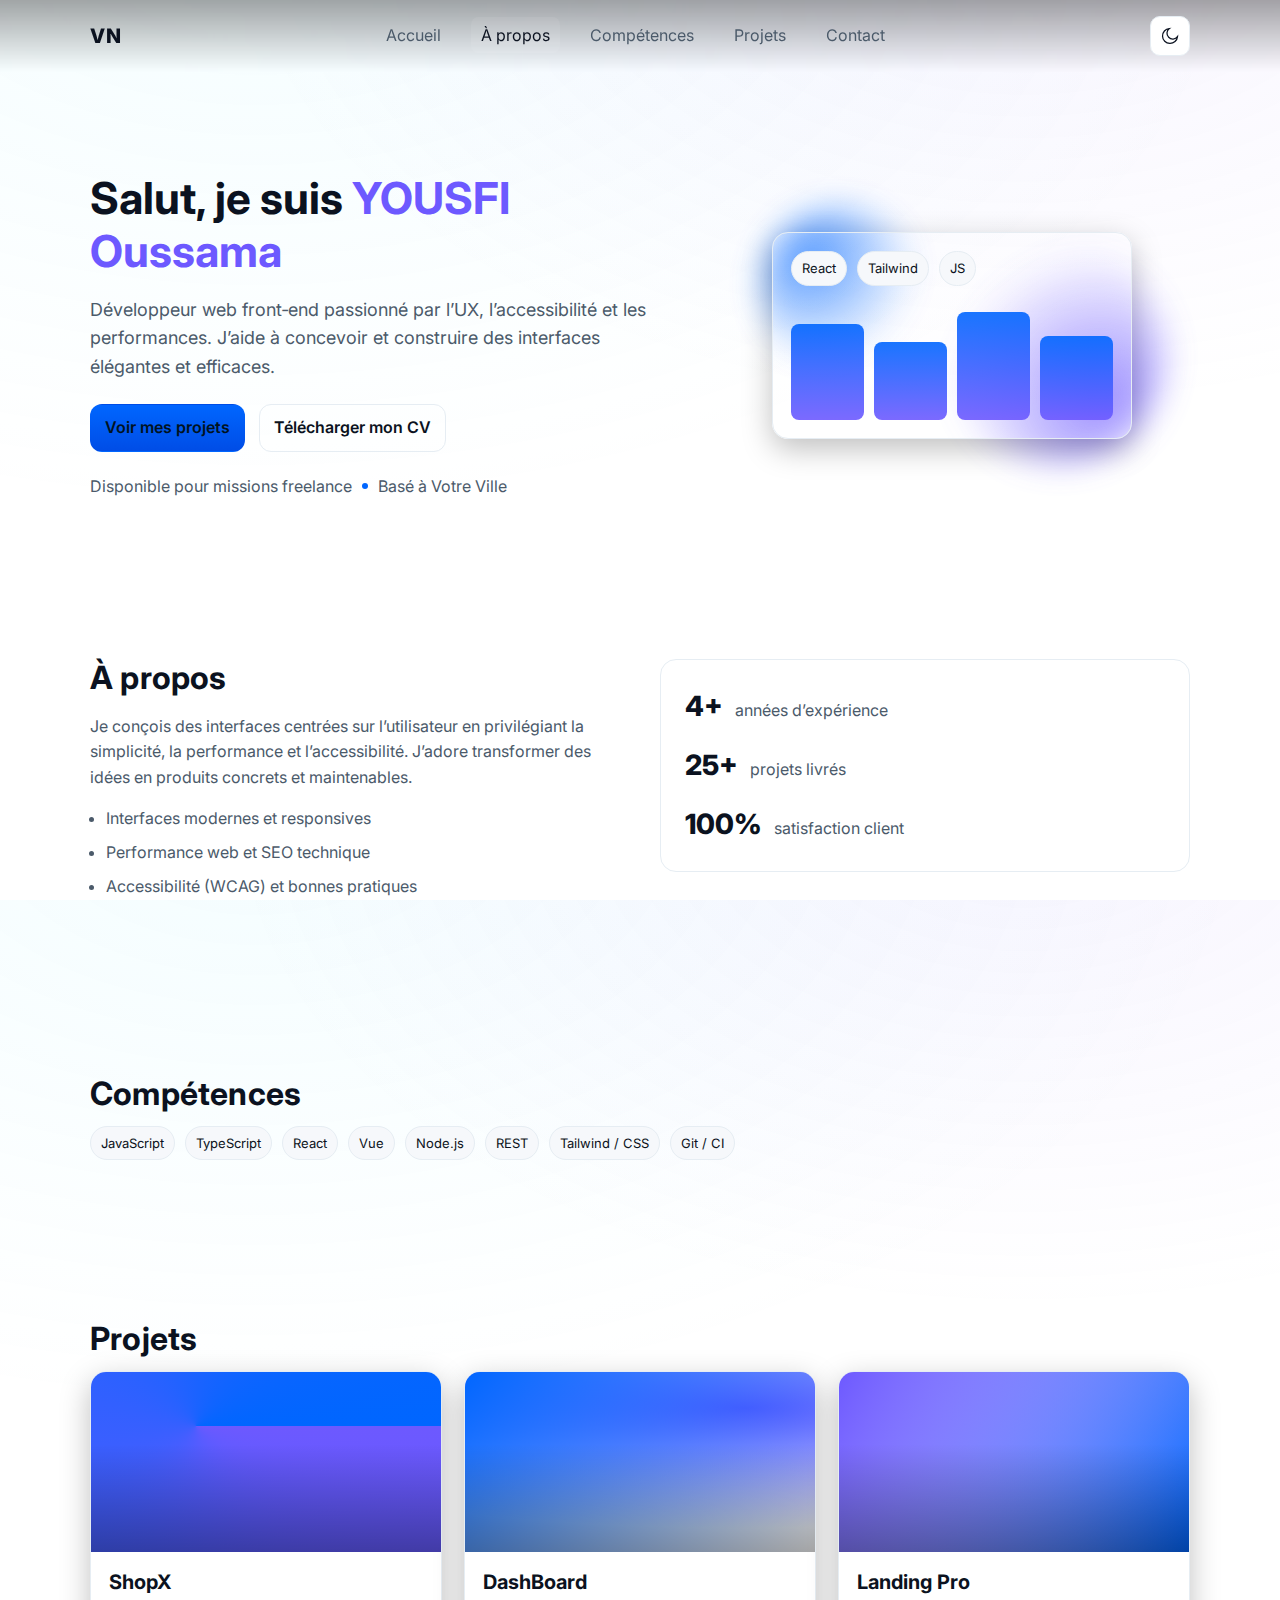
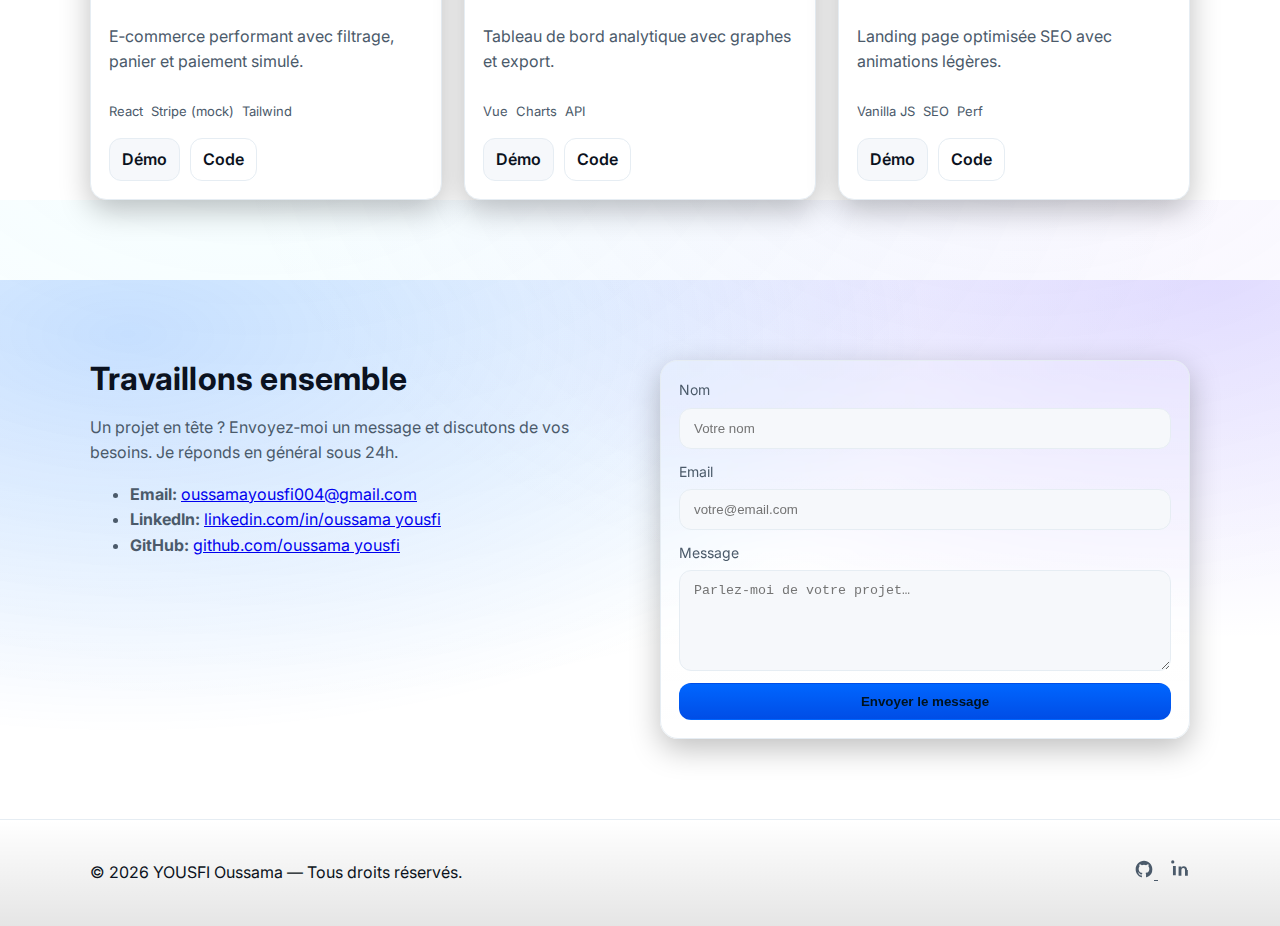
<file: index.html>
<!DOCTYPE html>
<html lang="fr" data-theme="light">
  <head>
    <meta charset="utf-8" />
    <meta name="viewport" content="width=device-width, initial-scale=1" />
    <title>Portfolio – YOUSI Oussama</title>
    <meta name="description" content="Portfolio moderne et responsive – Projets, compétences, et contact." />
    <link rel="preconnect" href="https://fonts.googleapis.com" />
    <link rel="preconnect" href="https://fonts.gstatic.com" crossorigin />
    <link href="https://fonts.googleapis.com/css2?family=Inter:wght@400;600;700&display=swap" rel="stylesheet" />
    <link rel="stylesheet" href="styles.css" />
  </head>
  <body>
    <header class="site-header">
      <div class="container header-inner">
        <a href="#accueil" class="logo" aria-label="Aller à l’accueil">VN</a>
        <nav class="nav" aria-label="Navigation principale">
          <button class="nav-toggle" aria-expanded="false" aria-controls="menu" aria-label="Ouvrir le menu">
            <span class="bar"></span>
            <span class="bar"></span>
            <span class="bar"></span>
          </button>
          <ul id="menu" class="menu">
            <li><a href="#accueil">Accueil</a></li>
            <li><a href="#apropos">À propos</a></li>
            <li><a href="#competences">Compétences</a></li>
            <li><a href="#projets">Projets</a></li>
            <li><a href="#contact">Contact</a></li>
          </ul>
        </nav>
        <button class="theme-toggle" aria-label="Basculer le mode sombre" title="Mode sombre">
          <svg width="20" height="20" viewBox="0 0 24 24" fill="none" xmlns="http://www.w3.org/2000/svg" aria-hidden="true">
            <path d="M21 12.79A9 9 0 1111.21 3a7 7 0 109.79 9.79z" stroke="currentColor" stroke-width="1.5" fill="none"/>
          </svg>
        </button>
      </div>
    </header>

    <main>
      <section id="accueil" class="section hero" aria-label="Section d’accueil">
        <div class="container hero-inner">
          <div class="hero-text">
            <h1>Salut,
                 je suis <span class="accent">YOUSFI Oussama</span></h1>
            <p class="lead">Développeur web front‑end passionné par l’UX, l’accessibilité et les performances.
            J’aide à concevoir et construire des interfaces élégantes et efficaces.</p>
            <div class="cta">
              <a class="btn primary" href="#projets">Voir mes projets</a>
              <a class="btn ghost" href="assets/cv.pdf" download>Télécharger mon CV</a>
            </div>
            <div class="hero-meta">
              <span>Disponible pour missions freelance</span>
              <span class="dot"></span>
              <span>Basé à Votre Ville</span>
            </div>
          </div>
          <div class="hero-art" aria-hidden="true">
            <div class="orb orb-1"></div>
            <div class="orb orb-2"></div>
            <div class="card-tilt">
              <div class="dev-card">
                <div class="card-row">
                  <span class="chip">React</span><span class="chip">Tailwind</span><span class="chip">JS</span>
                </div>
                <div class="graph">
                  <span style="--p:80%"></span>
                  <span style="--p:65%"></span>
                  <span style="--p:90%"></span>
                  <span style="--p:70%"></span>
                </div>
              </div>
            </div>
          </div>
        </div>
      </section>

      <section id="apropos" class="section about" aria-label="À propos">
        <div class="container grid-2">
          <div>
            <h2>À propos</h2>
            <p>Je conçois des interfaces centrées sur l’utilisateur en privilégiant la simplicité, la performance et l’accessibilité. J’adore transformer des idées en produits concrets et maintenables.</p>
            <ul class="checks">
              <li>Interfaces modernes et responsives</li>
              <li>Performance web et SEO technique</li>
              <li>Accessibilité (WCAG) et bonnes pratiques</li>
            </ul>
          </div>
          <div class="about-card">
            <div class="kpi"><span class="kpi-num">4+</span><span class="kpi-label">années d’expérience</span></div>
            <div class="kpi"><span class="kpi-num">25+</span><span class="kpi-label">projets livrés</span></div>
            <div class="kpi"><span class="kpi-num">100%</span><span class="kpi-label">satisfaction client</span></div>
          </div>
        </div>
      </section>

      <section id="competences" class="section skills" aria-label="Compétences">
        <div class="container">
          <h2>Compétences</h2>
          <div class="chips">
            <span class="chip">JavaScript</span>
            <span class="chip">TypeScript</span>
            <span class="chip">React</span>
            <span class="chip">Vue</span>
            <span class="chip">Node.js</span>
            <span class="chip">REST</span>
            <span class="chip">Tailwind / CSS</span>
            <span class="chip">Git / CI</span>
          </div>
        </div>
      </section>

      <section id="projets" class="section projects" aria-label="Projets">
        <div class="container">
          <h2>Projets</h2>
          <div class="cards">
            <article class="card">
              <div class="card-media preview" data-src="projects/shopx/index.html" aria-hidden="true"></div>
              <div class="card-body">
                <h3>ShopX</h3>
                <p>E‑commerce performant avec filtrage, panier et paiement simulé.</p>
                <div class="tags">
                  <span>React</span><span>Stripe (mock)</span><span>Tailwind</span>
                </div>
                <div class="actions">
                  <a href="projects/shopx/" class="btn small">Démo</a>
                  <a href="#" class="btn small ghost" title="Code à venir">Code</a>
                </div>
              </div>
            </article>
            <article class="card">
              <div class="card-media preview alt" data-src="projects/dashboard/index.html" aria-hidden="true"></div>
              <div class="card-body">
                <h3>DashBoard</h3>
                <p>Tableau de bord analytique avec graphes et export.
                </p>
                <div class="tags">
                  <span>Vue</span><span>Charts</span><span>API</span>
                </div>
                <div class="actions">
                  <a href="projects/dashboard/" class="btn small">Démo</a>
                  <a href="#" class="btn small ghost" title="Code à venir">Code</a>
                </div>
              </div>
            </article>
            <article class="card">
              <div class="card-media preview tri" data-src="projects/landing/index.html" aria-hidden="true"></div>
              <div class="card-body">
                <h3>Landing Pro</h3>
                <p>Landing page optimisée SEO avec animations légères.</p>
                <div class="tags">
                  <span>Vanilla JS</span><span>SEO</span><span>Perf</span>
                </div>
                <div class="actions">
                  <a href="projects/landing/" class="btn small">Démo</a>
                  <a href="#" class="btn small ghost" title="Code à venir">Code</a>
                </div>
              </div>
            </article>
          </div>
        </div>
      </section>

      <section id="contact" class="section contact enhanced" aria-label="Contact">
        <div class="container grid-2 contact-grid">
          <div>
            <h2>Travaillons ensemble</h2>
            <p>Un projet en tête ? Envoyez‑moi un message et discutons de vos besoins. Je réponds en général sous 24h.</p>
            <ul class="contact-list">
              <li><strong>Email:</strong> <a href="mailto:hello@votrenom.dev">oussamayousfi004@gmail.com</a></li>
              <li><strong>LinkedIn:</strong> <a href="#">linkedin.com/in/oussama yousfi</a></li>
              <li><strong>GitHub:</strong> <a href="#">github.com/oussama yousfi</a></li>
            </ul>
          </div>
          <form class="contact-form pretty" id="contactForm" action="#" method="get">
            <label>Nom
              <input type="text" name="name" required placeholder="Votre nom" />
            </label>
            <label>Email
              <input type="email" name="email" required placeholder="votre@email.com" />
            </label>
            <label>Message
              <textarea name="message" rows="5" required placeholder="Parlez‑moi de votre projet…"></textarea>
            </label>
            <button class="btn primary full" type="submit">Envoyer le message</button>
          </form>
        </div>
        <div id="toast" class="toast" role="status" aria-live="polite" aria-atomic="true"></div>
      </section>
    </main>

    <footer class="site-footer">
      <div class="container footer-inner">
        <p>© <span id="year"></span> YOUSFI Oussama — Tous droits réservés.</p>
        <div class="socials" aria-label="Réseaux sociaux">
          <a href="#" aria-label="GitHub" title="GitHub">
            <svg width="20" height="20" viewBox="0 0 24 24" fill="currentColor" aria-hidden="true"><path d="M12 2C6.48 2 2 6.58 2 12.26c0 4.52 2.87 8.35 6.84 9.71.5.1.68-.22.68-.48 0-.24-.01-.87-.01-1.71-2.78.62-3.37-1.37-3.37-1.37-.45-1.18-1.1-1.49-1.1-1.49-.9-.63.07-.62.07-.62 1 .07 1.53 1.04 1.53 1.04.89 1.56 2.33 1.11 2.9.85.09-.66.35-1.11.63-1.36-2.22-.26-4.56-1.13-4.56-5.03 0-1.11.39-2.02 1.03-2.74-.1-.26-.45-1.31.1-2.73 0 0 .84-.27 2.75 1.04a9.2 9.2 0 015 0c1.91-1.31 2.75-1.04 2.75-1.04.55 1.42.2 2.47.1 2.73.64.72 1.03 1.63 1.03 2.74 0 3.91-2.34 4.77-4.57 5.02.36.32.67.93.67 1.88 0 1.36-.01 2.45-.01 2.79 0 .27.18.59.69.48A10.02 10.02 0 0022 12.26C22 6.58 17.52 2 12 2z"/></svg>
          </a>
          <a href="#" aria-label="LinkedIn" title="LinkedIn">
            <svg width="20" height="20" viewBox="0 0 24 24" fill="currentColor" aria-hidden="true"><path d="M6.94 8.5H3.56v11h3.38v-11zM5.25 3.5A1.94 1.94 0 103.3 5.44 1.94 1.94 0 005.25 3.5zM20.5 13.34c0-3.07-1.64-4.5-3.82-4.5a3.3 3.3 0 00-3 1.65v-1.4H10.3v11h3.38v-6.12c0-1.62.31-3.19 2.32-3.19 1.98 0 2 1.85 2 3.29v6.02h3.38v-6.75z"/></svg>
          </a>
        </div>
      </div>
    </footer>

    <script src="script.js" defer></script>
  </body>
  </html>
</file>
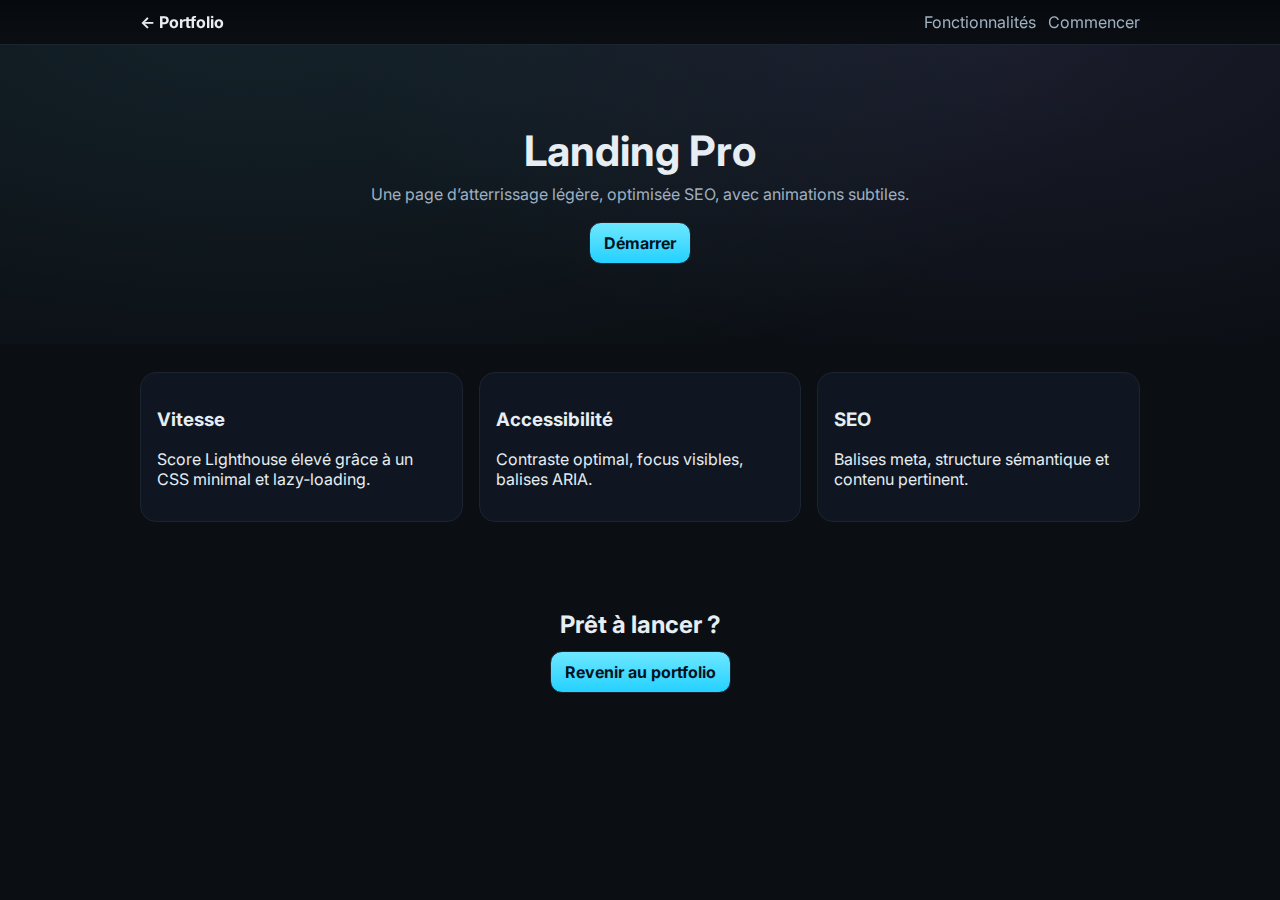
<file: projects/landing/index.html>
<!DOCTYPE html>
<html lang="fr">
<head>
  <meta charset="utf-8" />
  <meta name="viewport" content="width=device-width, initial-scale=1" />
  <title>Landing Pro – Démo</title>
  <link rel="preconnect" href="https://fonts.googleapis.com" />
  <link rel="preconnect" href="https://fonts.gstatic.com" crossorigin />
  <link href="https://fonts.googleapis.com/css2?family=Inter:wght@400;600;700&display=swap" rel="stylesheet" />
  <link rel="stylesheet" href="styles.css" />
</head>
<body>
  <header class="lp-header">
    <div class="lp-container">
      <a class="lp-brand" href="../../index.html">← Portfolio</a>
      <nav class="lp-nav"><a href="#features">Fonctionnalités</a><a href="#cta">Commencer</a></nav>
    </div>
  </header>
  <main>
    <section class="lp-hero">
      <div class="lp-container hero-inner">
        <h1 class="reveal">Landing Pro</h1>
        <p class="reveal">Une page d’atterrissage légère, optimisée SEO, avec animations subtiles.</p>
        <a class="lp-btn reveal" href="#cta">Démarrer</a>
      </div>
    </section>
    <section id="features" class="lp-container lp-features">
      <article class="lp-card reveal"><h3>Vitesse</h3><p>Score Lighthouse élevé grâce à un CSS minimal et lazy‑loading.</p></article>
      <article class="lp-card reveal"><h3>Accessibilité</h3><p>Contraste optimal, focus visibles, balises ARIA.</p></article>
      <article class="lp-card reveal"><h3>SEO</h3><p>Balises meta, structure sémantique et contenu pertinent.</p></article>
    </section>
    <section id="cta" class="lp-cta">
      <div class="lp-container">
        <h2 class="reveal">Prêt à lancer ?</h2>
        <a class="lp-btn reveal" href="../../index.html">Revenir au portfolio</a>
      </div>
    </section>
  </main>
  <script>
    const io = new IntersectionObserver((entries)=>{
      entries.forEach(e=>{
        if(e.isIntersecting){
          e.target.classList.add('in');
          io.unobserve(e.target);
        }
      })
    }, { threshold: 0.2 });
    document.querySelectorAll('.reveal').forEach(el=>{
      el.style.opacity='0';
      el.style.transform='translateY(16px)';
      el.style.transition='opacity .6s ease, transform .6s ease';
      io.observe(el);
    });
    const style = document.createElement('style');
    style.textContent = '.reveal.in{opacity:1 !important; transform:none !important}';
    document.head.appendChild(style);
  </script>
</body>
</html>
</file>
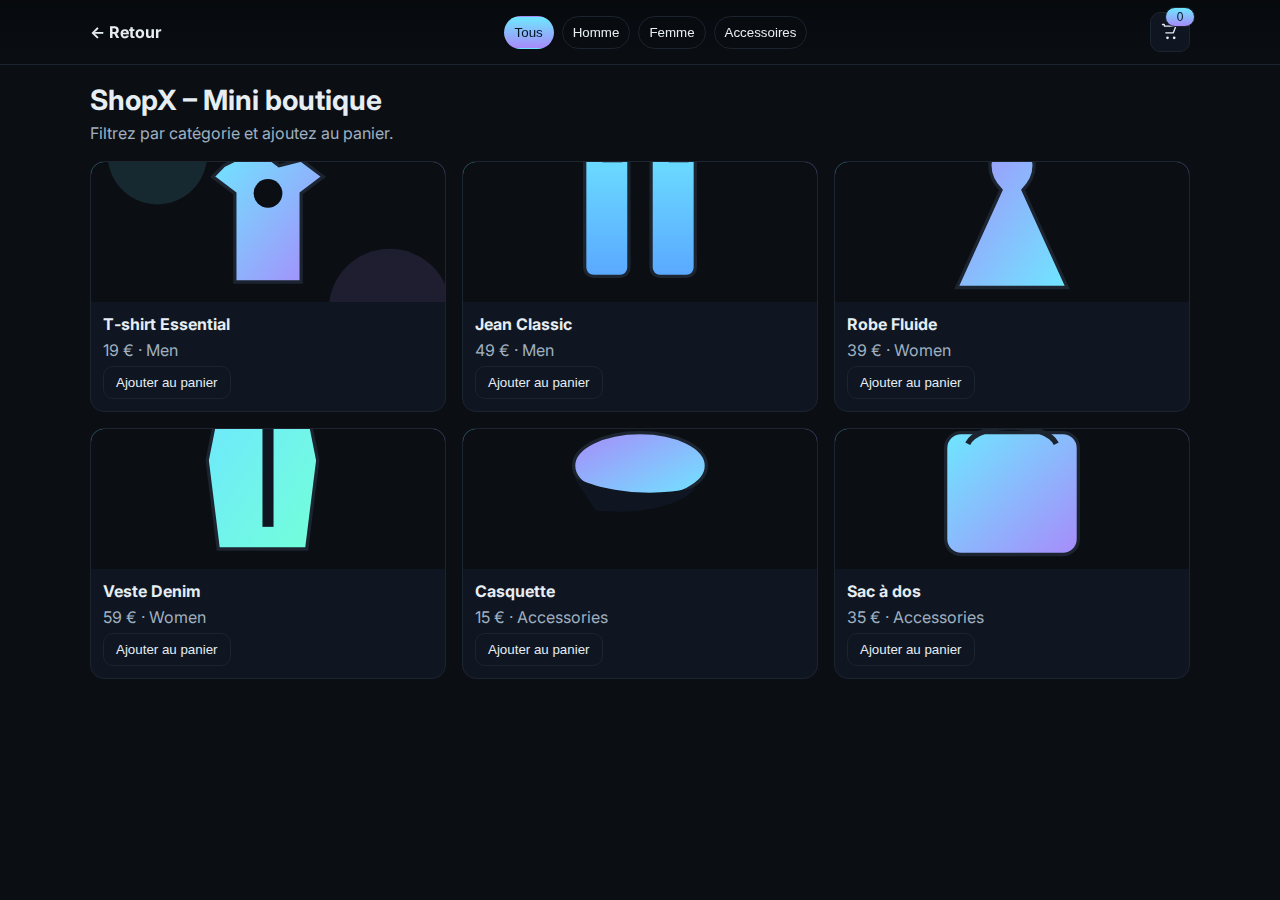
<file: projects/shopx/index.html>
<!DOCTYPE html>
<html lang="fr">
<head>
  <meta charset="utf-8" />
  <meta name="viewport" content="width=device-width, initial-scale=1" />
  <title>ShopX – Démo</title>
  <link rel="preconnect" href="https://fonts.googleapis.com" />
  <link rel="preconnect" href="https://fonts.gstatic.com" crossorigin />
  <link href="https://fonts.googleapis.com/css2?family=Inter:wght@400;600;700&display=swap" rel="stylesheet" />
  <link rel="stylesheet" href="styles.css" />
</head>
<body>
  <header class="sx-header">
    <div class="sx-container">
      <a href="../../index.html" class="sx-brand">← Retour</a>
      <nav class="sx-nav">
        <button data-filter="all" class="sx-chip active">Tous</button>
        <button data-filter="Men" class="sx-chip">Homme</button>
        <button data-filter="Women" class="sx-chip">Femme</button>
        <button data-filter="Accessories" class="sx-chip">Accessoires</button>
      </nav>
      <button class="sx-cart" id="openCart" aria-label="Panier">
        <svg width="20" height="20" viewBox="0 0 24 24" fill="none" aria-hidden="true">
          <path d="M3 3h2l.4 2M7 13h9l3-8H6.4" stroke="currentColor" stroke-width="1.6" stroke-linecap="round" stroke-linejoin="round"/>
          <circle cx="9" cy="19" r="1.6" fill="currentColor"/>
          <circle cx="17" cy="19" r="1.6" fill="currentColor"/>
        </svg>
        <span id="cartCount" class="sx-badge">0</span>
      </button>
    </div>
  </header>

  <main class="sx-container">
    <h1 class="sx-title">ShopX – Mini boutique</h1>
    <p class="sx-sub">Filtrez par catégorie et ajoutez au panier.</p>
    <section class="sx-grid" id="grid"></section>
  </main>

  <aside class="sx-drawer" id="cartDrawer" aria-hidden="true" aria-label="Panier">
    <div class="sx-drawer-inner">
      <div class="sx-drawer-head">
        <strong>Votre panier</strong>
        <button id="closeCart" class="sx-close" aria-label="Fermer">✕</button>
      </div>
      <div id="cartItems" class="sx-cart-items"></div>
      <div class="sx-drawer-foot">
        <div class="sx-total">Total: <span id="cartTotal">0 €</span></div>
        <button id="checkout" class="sx-checkout">Valider la commande</button>
      </div>
    </div>
  </aside>

  <script src="script.js" defer></script>
</body>
</html>
</file>
<file: styles.css>
/* Base et thème */
:root {
  --bg: #0b0f14;
  --bg-soft: #121821;
  --text: #e6edf3;
  --muted: #9fb0c0;
  --primary: #6ee7ff;
  --primary-600: #24d1ff;
  --accent: #a78bfa;
  --card: #0f1621;
  --border: #1c2430;
  --shadow: 0 10px 30px rgba(0,0,0,.25);
}

[data-theme="light"] {
  --bg: #ffffff;
  --bg-soft: #f6f8fb;
  --text: #0b1220;
  --muted: #4b5a6a;
  --primary: #0066ff;
  --primary-600: #004de6;
  --accent: #6d59ff;
  --card: #ffffff;
  --border: #e6edf3;
}

* { box-sizing: border-box; }
html, body { height: 100%; }
body {
  margin: 0;
  font-family: 'Inter', system-ui, -apple-system, Segoe UI, Roboto, Arial, sans-serif;
  color: var(--text);
  background: radial-gradient(1000px 600px at 20% -10%, rgba(110,231,255,.08), transparent),
              radial-gradient(800px 500px at 80% -10%, rgba(167,139,250,.09), transparent),
              var(--bg);
  line-height: 1.6;
}

.container {
  width: min(1100px, 92%);
  margin: 0 auto;
}

.section { padding: 80px 0; }
h1, h2, h3 { line-height: 1.2; margin: 0 0 12px; }
h1 { font-size: clamp(28px, 4vw, 44px); }
h2 { font-size: clamp(22px, 3vw, 32px); }
h3 { font-size: 20px; }
.lead { color: var(--muted); font-size: 18px; }
.accent { color: var(--accent); }

/* Homogénéité typographique et couleurs */
.section { background: transparent; }
.section h2 { color: var(--text); font-weight: 700; letter-spacing: .2px; }
.about p, .skills p, .projects p, .contact p { color: var(--muted); }

/* Header */
.site-header {
  position: sticky; top: 0; z-index: 50;
  background: linear-gradient(180deg, rgba(0,0,0,.35), transparent);
  backdrop-filter: blur(8px);
}
.header-inner { display: flex; align-items: center; justify-content: space-between; padding: 16px 0; }
.logo { color: var(--text); text-decoration: none; font-weight: 800; font-size: 20px; letter-spacing: .5px; }
.nav { position: relative; }
.menu { display: flex; gap: 20px; list-style: none; margin: 0; padding: 0; }
.menu a { color: var(--muted); text-decoration: none; padding: 8px 10px; border-radius: 8px; transition: color .2s, background .2s; }
.menu a:hover, .menu a.active { color: var(--text); background: rgba(255,255,255,.06); }

.nav-toggle { display: none; width: 42px; height: 38px; background: transparent; border: 1px solid var(--border); border-radius: 10px; align-items: center; justify-content: center; cursor: pointer; }
.nav-toggle .bar { display: block; width: 18px; height: 2px; background: var(--text); margin: 2px 0; }

.theme-toggle { background: var(--card); border: 1px solid var(--border); color: var(--text); width: 40px; height: 40px; border-radius: 10px; display: grid; place-items: center; cursor: pointer; }

/* Hero */
.hero { padding-top: 100px; }
.hero-inner { display: grid; grid-template-columns: 1.1fr 0.9fr; gap: 40px; align-items: center; }
.hero-text .cta { display: flex; gap: 14px; margin: 22px 0; }
.hero-meta { color: var(--muted); display: flex; align-items: center; gap: 10px; }
.hero-meta .dot { width: 6px; height: 6px; background: var(--primary); border-radius: 50%; display: inline-block; }

.hero-art { position: relative; min-height: 320px; }
.orb { position: absolute; border-radius: 50%; filter: blur(16px); opacity: .7; }
.orb-1 { width: 160px; height: 160px; background: radial-gradient(circle at 30% 30%, var(--primary), transparent 70%); top: 10%; left: 10%; animation: float 6s ease-in-out infinite; }
.orb-2 { width: 220px; height: 220px; background: radial-gradient(circle at 70% 70%, var(--accent), transparent 70%); bottom: 10%; right: 5%; animation: float 7s 1s ease-in-out infinite; }
@keyframes float { 0%,100%{ transform: translateY(0)} 50%{ transform: translateY(-8px) } }

.card-tilt { position: absolute; inset: 40px; display: grid; place-items: center; }
.dev-card { width: 100%; max-width: 360px; background: linear-gradient(180deg, rgba(255,255,255,.06), rgba(255,255,255,.02)); border: 1px solid var(--border); border-radius: 16px; box-shadow: var(--shadow); padding: 18px; }
.dev-card .card-row { display: flex; gap: 10px; margin-bottom: 14px; }
.chip { background: var(--bg-soft); border: 1px solid var(--border); color: var(--text); padding: 6px 10px; border-radius: 999px; font-size: 13px; }
.graph { display: grid; grid-template-columns: repeat(4,1fr); gap: 10px; height: 120px; align-items: end; }
.graph span { display: block; width: 100%; height: var(--p); max-height: 100%; background: linear-gradient(180deg, var(--primary), var(--accent)); border-radius: 8px; opacity: .9; }

/* About */
.grid-2 { display: grid; grid-template-columns: repeat(2,1fr); gap: 40px; align-items: start; }
.about-card { background: var(--card); border: 1px solid var(--border); border-radius: 16px; padding: 24px; display: grid; gap: 14px; }
.kpi { display: flex; align-items: baseline; gap: 12px; }
.kpi-num { font-weight: 800; font-size: 28px; }
.kpi-label { color: var(--muted); }
.checks { color: var(--muted); padding-left: 16px; }
.checks li { margin: 8px 0; }

/* Skills */
.skills .chips { display: flex; flex-wrap: wrap; gap: 10px; }

/* Projects */
.cards { display: grid; grid-template-columns: repeat(3,1fr); gap: 22px; }
.card { background: var(--card); border: 1px solid var(--border); border-radius: 16px; overflow: hidden; display: flex; flex-direction: column; box-shadow: var(--shadow); }
.card-media { height: 140px; background: conic-gradient(from 90deg at 30% 30%, var(--accent), var(--primary)); }
.card-media.alt { background: linear-gradient(135deg, var(--primary), transparent), radial-gradient(600px 120px at 80% 20%, var(--accent), transparent); }
.card-media.tri { background: linear-gradient(120deg, var(--accent), transparent), linear-gradient(300deg, var(--primary), transparent); }
.card-media.preview { position: relative; overflow: hidden; height: 180px; }
.card-media.preview::after { content: ""; position: absolute; inset: 0; background: linear-gradient(180deg, transparent 40%, rgba(0,0,0,.35)); pointer-events: none; }
.preview-frame { position: absolute; top: 0; left: 0; width: 1024px; height: 640px; border: 0; transform: scale(var(--preview-scale, .22)); transform-origin: 0 0; }
.card-body { padding: 18px; display: grid; gap: 10px; }
.card h3 { margin-bottom: 4px; }
.tags { display: flex; flex-wrap: wrap; gap: 8px; color: var(--muted); font-size: 13px; }
.actions { margin-top: 6px; display: flex; gap: 10px; }

/* Contact */
.contact-list { color: var(--muted); }
.contact-grid { align-items: stretch; }
.contact.enhanced { 
  background:
    radial-gradient(800px 400px at 10% 10%, color-mix(in srgb, var(--primary) 20%, transparent), transparent),
    radial-gradient(700px 360px at 95% 0%, color-mix(in srgb, var(--accent) 18%, transparent), transparent);
}
.contact-form { background: linear-gradient(180deg, rgba(255,255,255,.06), rgba(255,255,255,.02)); border: 1px solid var(--border); border-radius: 18px; padding: 18px; display: grid; gap: 12px; box-shadow: var(--shadow); }
.contact-form.pretty { backdrop-filter: blur(8px); }
.contact-form label { display: grid; gap: 6px; color: var(--muted); font-size: 14px; }
.contact-form input, .contact-form textarea { width: 100%; padding: 12px 14px; border-radius: 12px; border: 1px solid var(--border); background: var(--bg-soft); color: var(--text); }
.contact-form input:focus, .contact-form textarea:focus { outline: none; border-color: var(--primary); box-shadow: 0 0 0 3px color-mix(in srgb, var(--primary) 25%, transparent); }
.contact-form .full { width: 100%; }
.form-note { color: var(--muted); font-size: 12px; margin: -6px 0 0; }

/* Toast */
.toast { position: fixed; bottom: 24px; right: 24px; padding: 12px 14px; border-radius: 12px; background: var(--card); border: 1px solid var(--border); box-shadow: var(--shadow); opacity: 0; transform: translateY(10px); transition: opacity .2s, transform .2s; pointer-events: none; }
.toast.show { opacity: 1; transform: translateY(0); }

/* Footer */
.site-footer { border-top: 1px solid var(--border); padding: 24px 0; background: linear-gradient(180deg, transparent, rgba(0,0,0,.1)); }
.footer-inner { display: flex; align-items: center; justify-content: space-between; gap: 20px; }
.socials a { color: var(--muted); margin-left: 12px; }
.socials a:hover { color: var(--text); }

/* Boutons */
.btn { display: inline-flex; align-items: center; justify-content: center; gap: 8px; padding: 10px 14px; border-radius: 12px; text-decoration: none; font-weight: 600; border: 1px solid var(--border); color: var(--text); background: var(--bg-soft); transition: transform .08s ease, background .2s; }
.btn:hover { transform: translateY(-1px); }
.btn.primary { background: linear-gradient(180deg, var(--primary), var(--primary-600)); color: #00131f; border-color: transparent; }
.btn.ghost { background: transparent; }
.btn.small { padding: 8px 12px; font-weight: 600; }

/* Responsive */
@media (max-width: 960px) {
  .hero-inner { grid-template-columns: 1fr; }
  .cards { grid-template-columns: repeat(2,1fr); }
  .grid-2 { grid-template-columns: 1fr; }
}
@media (max-width: 720px) {
  .menu { position: absolute; right: 0; top: 52px; background: var(--card); border: 1px solid var(--border); border-radius: 12px; padding: 8px; display: none; flex-direction: column; width: 220px; }
  .menu.open { display: flex; }
  .nav-toggle { display: inline-flex; }
  .menu a { padding: 10px; }
  .cards { grid-template-columns: 1fr; }
}
</file>
<file: projects/landing/styles.css>
:root { --bg:#0b0f14; --text:#e6edf3; --muted:#9fb0c0; --border:#1c2430; --primary:#6ee7ff; --accent:#a78bfa; --card:#0f1621; }
body{margin:0;background:var(--bg);color:var(--text);font-family:'Inter',system-ui,Segoe UI,Roboto,Arial,sans-serif}
.lp-container{width:min(1000px,92%);margin:0 auto}
.lp-header{position:sticky;top:0;border-bottom:1px solid var(--border);background:linear-gradient(180deg,rgba(0,0,0,.35),transparent);backdrop-filter:blur(8px)}
.lp-header>.lp-container{display:flex;align-items:center;justify-content:space-between;padding:12px 0}
.lp-brand{color:var(--text);text-decoration:none;font-weight:700}
.lp-nav a{color:var(--muted);margin-left:12px;text-decoration:none}
.lp-nav a:hover{color:var(--text)}
.lp-hero{padding:80px 0;background:
  radial-gradient(900px 400px at 20% -10%, rgba(110,231,255,.09), transparent),
  radial-gradient(700px 360px at 80% -10%, rgba(167,139,250,.1), transparent);
  text-align:center}
.hero-inner h1{font-size:42px;margin:0 0 8px}
.hero-inner p{color:var(--muted);margin:0 0 18px}
.lp-btn{display:inline-flex;align-items:center;gap:8px;padding:10px 14px;border-radius:12px;border:1px solid var(--border);background:linear-gradient(180deg,var(--primary),#24d1ff);color:#00131f;text-decoration:none;font-weight:700}
.lp-features{display:grid;grid-template-columns:repeat(3,1fr);gap:16px;margin:28px auto}
.lp-card{background:var(--card);border:1px solid var(--border);border-radius:16px;padding:16px}
.lp-cta{padding:60px 0;text-align:center}
.lp-cta h2{margin:0 0 12px}
@media(max-width:900px){.lp-features{grid-template-columns:1fr}}
</file>
<file: projects/shopx/styles.css>
:root {
  --bg: #0b0f14; --text:#e6edf3; --muted:#9fb0c0; --card:#0f1621; --border:#1c2430; --accent:#6ee7ff; --accent2:#a78bfa;
}
body{margin:0;background:var(--bg);color:var(--text);font-family:'Inter',system-ui,Segoe UI,Roboto,Arial,sans-serif;}
.sx-container{width:min(1100px,92%);margin:0 auto;}
.sx-header{position:sticky;top:0;background:linear-gradient(180deg,rgba(0,0,0,.35),transparent);backdrop-filter:blur(8px);border-bottom:1px solid var(--border);} 
.sx-header>.sx-container{display:flex;align-items:center;justify-content:space-between;padding:12px 0;}
.sx-brand{color:var(--text);text-decoration:none;font-weight:700}
.sx-nav{display:flex;gap:8px}
.sx-chip{background:transparent;border:1px solid var(--border);color:var(--text);padding:8px 10px;border-radius:999px;cursor:pointer}
.sx-chip.active{background:linear-gradient(180deg,var(--accent),var(--accent2));color:#00131f;border-color:transparent}
.sx-cart{position:relative;width:40px;height:40px;border-radius:10px;border:1px solid var(--border);display:grid;place-items:center;background:var(--card);color:var(--text)}
.sx-badge{position:absolute;top:-6px;right:-6px;min-width:18px;height:18px;padding:0 5px;border-radius:999px;background:linear-gradient(180deg,var(--accent),var(--accent2));color:#00131f;font-size:12px;display:grid;place-items:center;border:1px solid var(--border)}
.sx-title{margin:18px 0 6px;font-size:28px}
.sx-sub{color:var(--muted);margin:0 0 18px}
.sx-grid{display:grid;grid-template-columns:repeat(3,1fr);gap:16px}
.sx-card{border:1px solid var(--border);border-radius:14px;background:var(--card);display:flex;flex-direction:column;overflow:hidden}
.sx-media{position:relative;height:140px;background:linear-gradient(120deg,var(--accent),transparent),linear-gradient(300deg,var(--accent2),transparent)}
.sx-media img{position:absolute;inset:0;width:100%;height:100%;object-fit:cover}
.sx-body{padding:12px;display:grid;gap:6px}
.sx-price{color:var(--muted)}
.sx-btn{justify-self:start;display:inline-flex;align-items:center;gap:8px;padding:8px 12px;border-radius:10px;border:1px solid var(--border);background:transparent;color:var(--text);cursor:pointer}
.sx-btn:hover{transform:translateY(-1px)}
@media(max-width:900px){.sx-grid{grid-template-columns:repeat(2,1fr)}}
@media(max-width:640px){.sx-grid{grid-template-columns:1fr}}

/* Drawer panier */
.sx-drawer{position:fixed;top:0;right:0;height:100dvh;width:min(420px,92%);background:var(--bg);border-left:1px solid var(--border);transform:translateX(110%);transition:transform .25s ease;z-index:60}
.sx-drawer.open{transform:translateX(0)}
.sx-drawer-inner{height:100%;display:flex;flex-direction:column}
.sx-drawer-head{display:flex;align-items:center;justify-content:space-between;padding:12px;border-bottom:1px solid var(--border)}
.sx-close{background:transparent;border:1px solid var(--border);border-radius:8px;color:var(--text);padding:4px 8px;cursor:pointer}
.sx-cart-items{flex:1;overflow:auto;padding:12px;display:grid;gap:10px}
.sx-row{display:flex;align-items:center;gap:10px;border:1px solid var(--border);border-radius:10px;padding:10px;background:var(--card)}
.sx-row img{width:56px;height:56px;object-fit:cover;border-radius:8px}
.sx-row .sx-q{margin-left:auto;display:flex;gap:6px;align-items:center}
.sx-row button{background:transparent;border:1px solid var(--border);border-radius:8px;color:var(--text);padding:4px 8px;cursor:pointer}
.sx-drawer-foot{border-top:1px solid var(--border);padding:12px;display:flex;align-items:center;justify-content:space-between}
.sx-checkout{background:linear-gradient(180deg,var(--accent),var(--accent2));border:none;color:#00131f;border-radius:10px;padding:8px 12px;font-weight:700;cursor:pointer}
</file>
